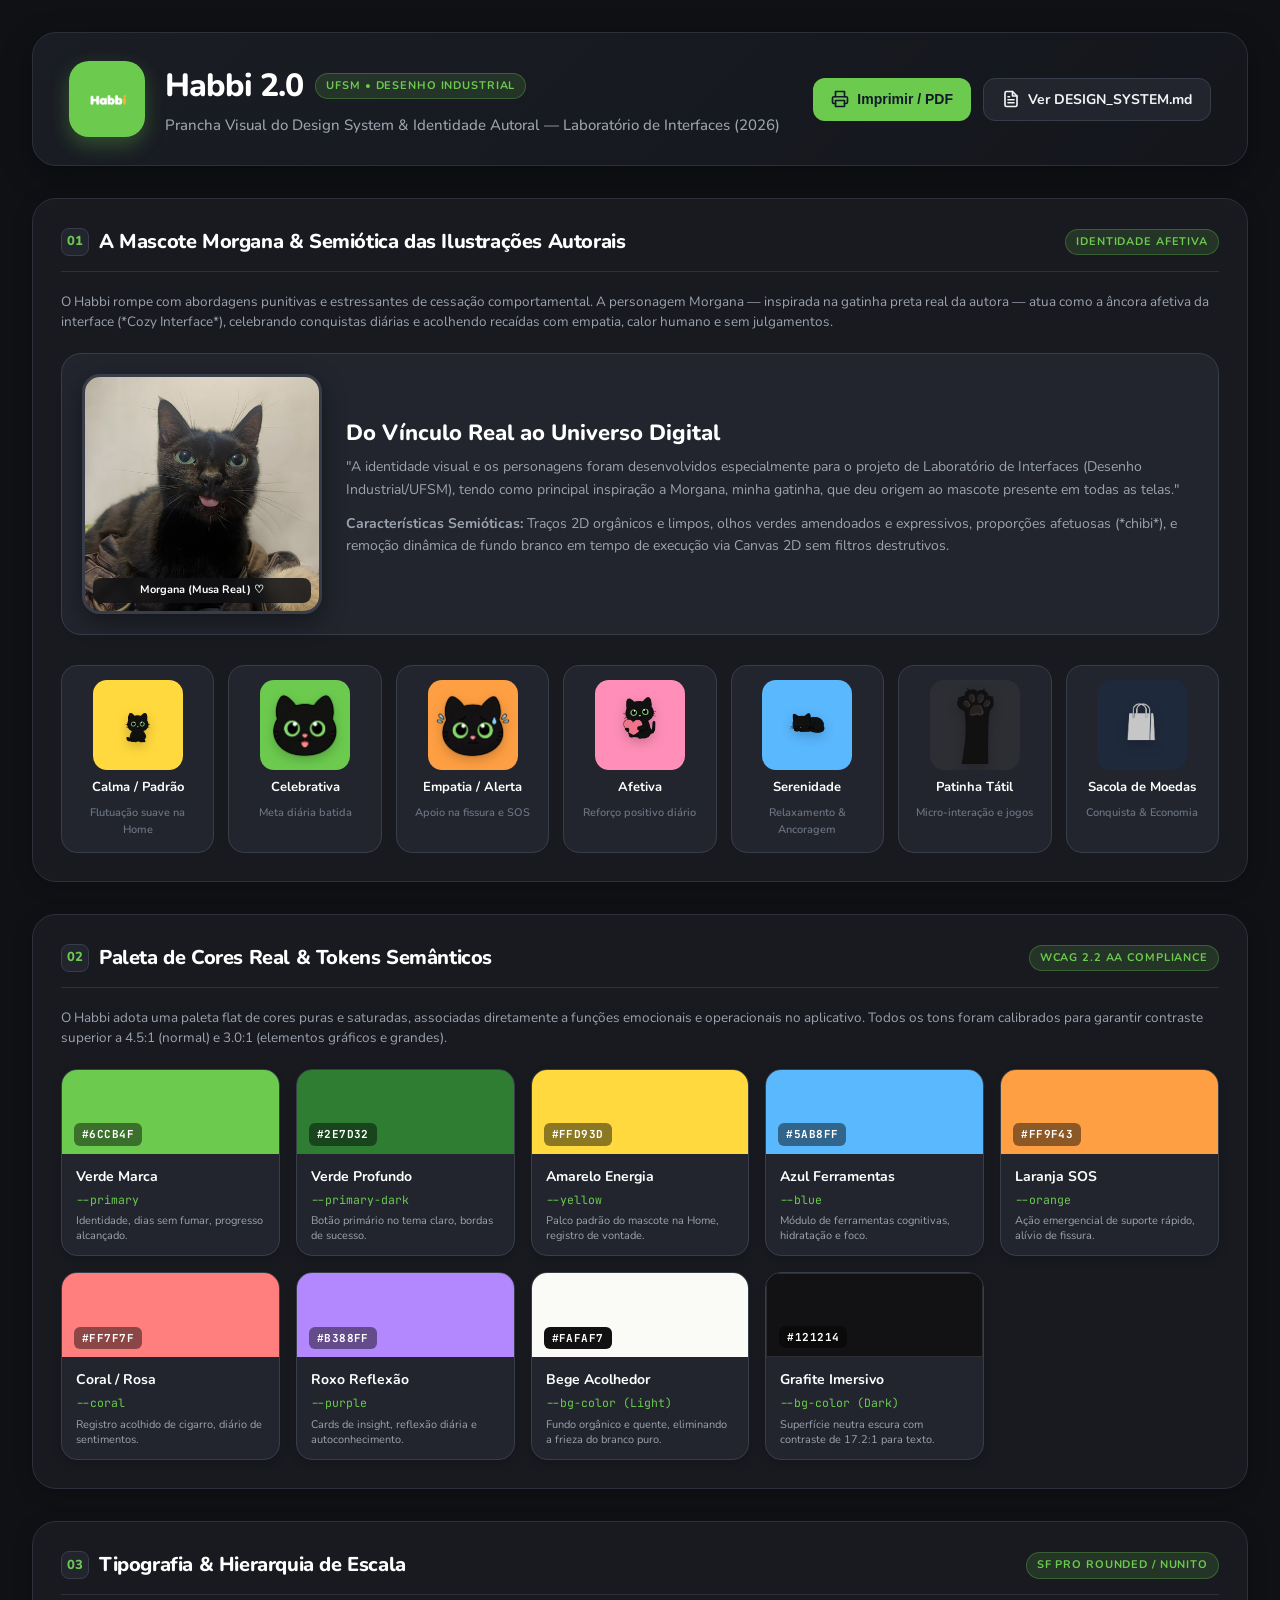
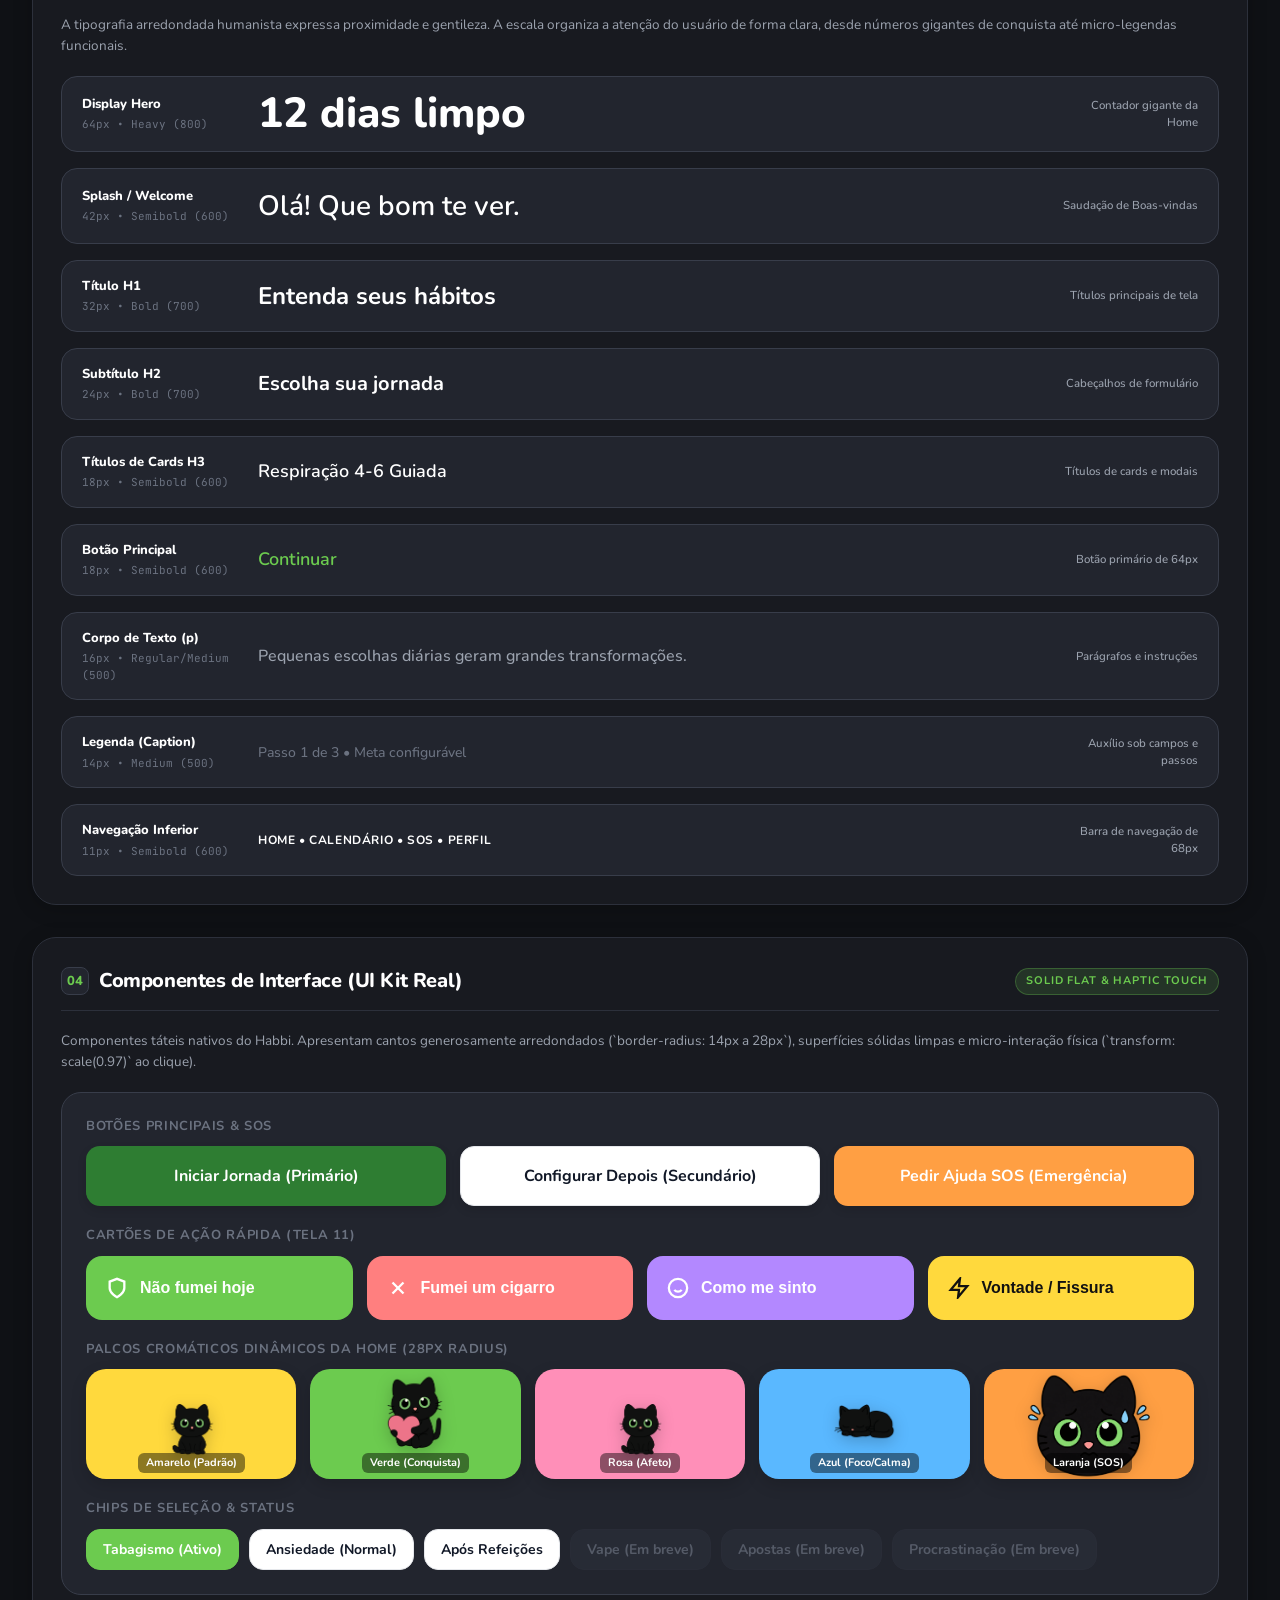
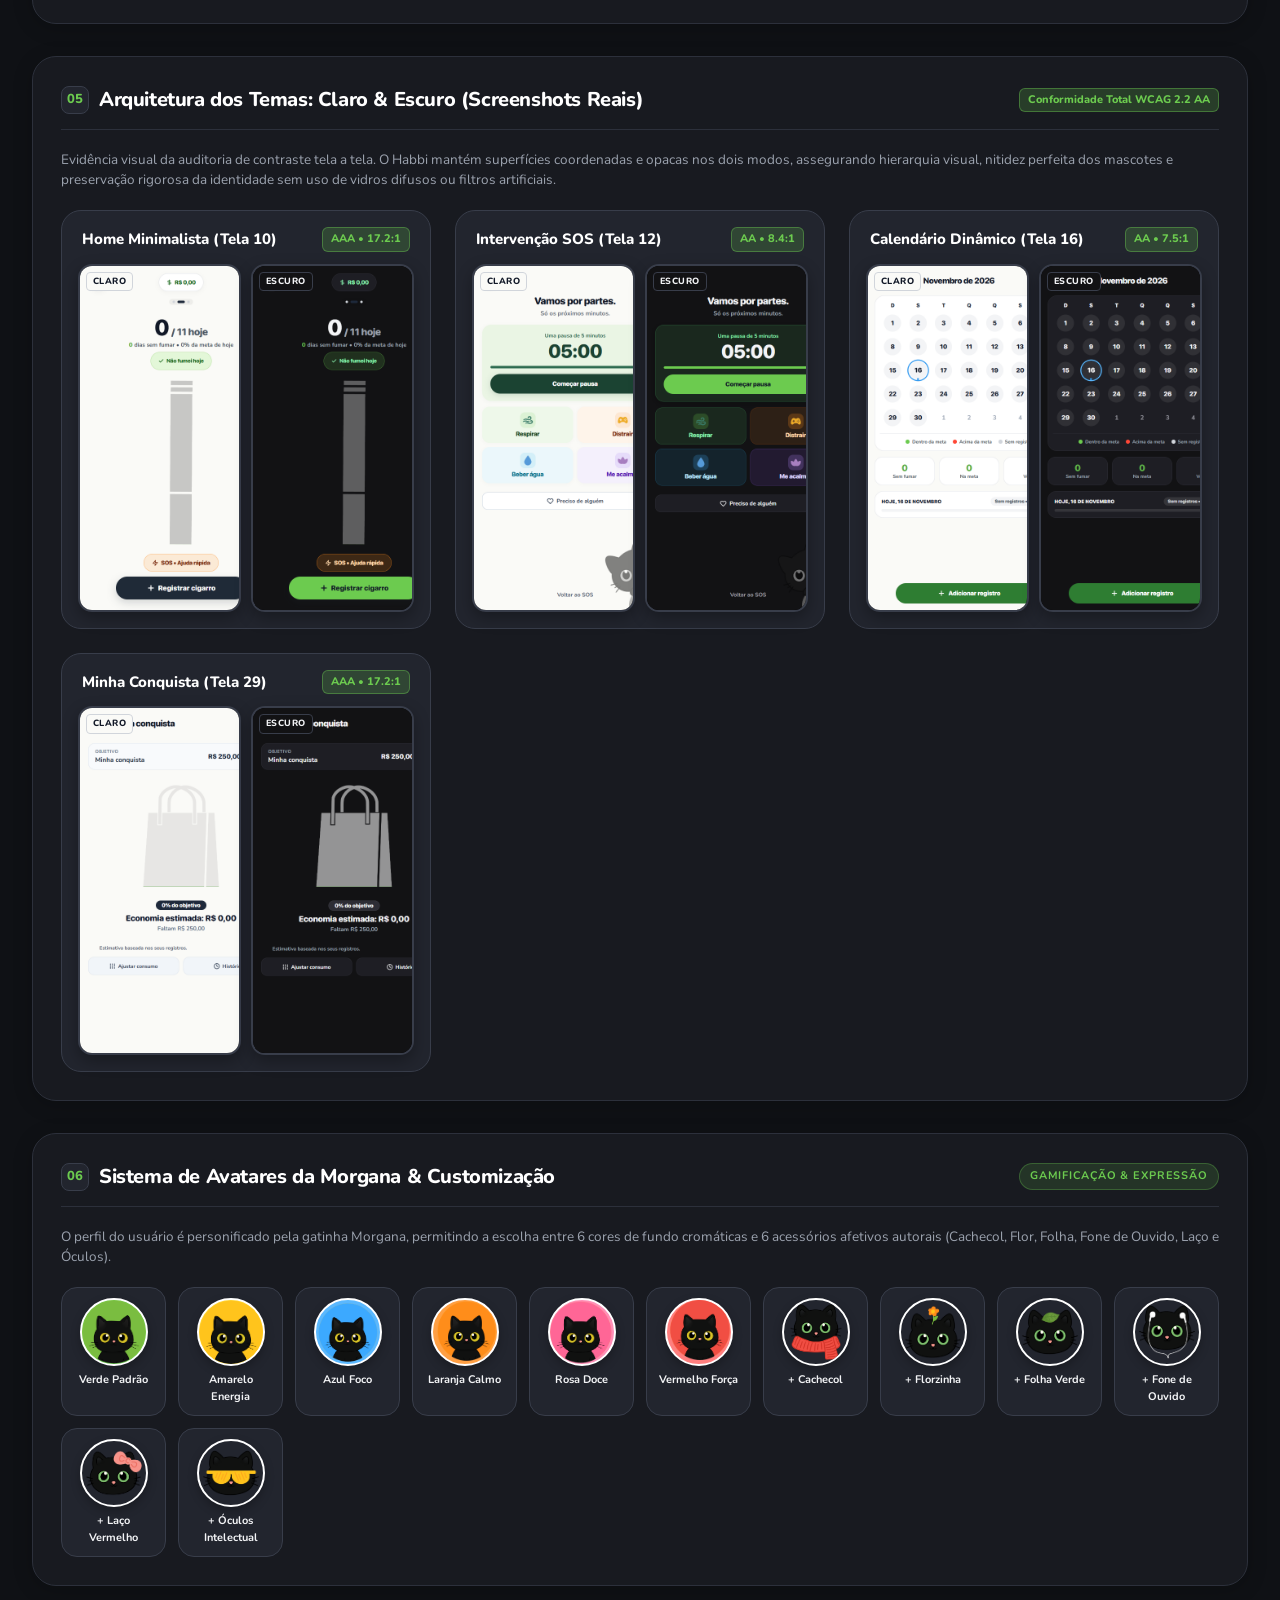
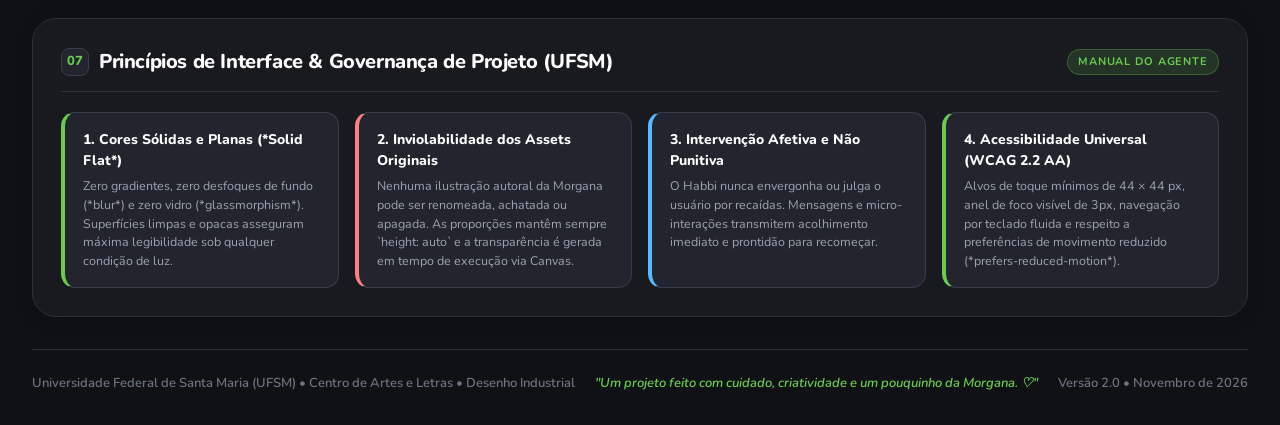
<file: prancha_design_system.html>
<!DOCTYPE html>
<html lang="pt-BR">
<head>
  <meta charset="UTF-8">
  <meta name="viewport" content="width=device-width, initial-scale=1.0">
  <title>Prancha Visual do Design System — Habbi (UFSM)</title>
  <link rel="preconnect" href="https://fonts.googleapis.com">
  <link rel="preconnect" href="https://fonts.gstatic.com" crossorigin>
  <link href="https://fonts.cdnfonts.com/css/sf-pro-rounded" rel="stylesheet">
  <link href="https://fonts.googleapis.com/css2?family=Nunito:wght@400;600;700;800;900&family=JetBrains+Mono:wght@500;700&display=swap" rel="stylesheet">
  <style>
    :root {
      --bg-canvas: #0F1115;
      --card-panel: #181A20;
      --card-inner: #22252E;
      --border-panel: #2C303B;
      --border-subtle: #383D4A;
      --text-main: #F3F4F6;
      --text-sub: #9CA3AF;
      --text-muted: #6B7280;

      /* Habbi Real Colors */
      --habbi-primary: #6CCB4F;
      --habbi-primary-dark: #2E7D32;
      --habbi-primary-light: #A8E67A;
      --habbi-yellow: #FFD93D;
      --habbi-yellow-dark: #F4C430;
      --habbi-yellow-light: #FFF3A6;
      --habbi-blue: #5AB8FF;
      --habbi-blue-dark: #339AF0;
      --habbi-blue-light: #D8F0FF;
      --habbi-orange: #FF9F43;
      --habbi-orange-dark: #F97316;
      --habbi-orange-light: #FFD7B5;
      --habbi-coral: #FF7F7F;
      --habbi-coral-alert: #DC2626;
      --habbi-purple: #B388FF;
      --habbi-purple-dark: #8B5CF6;
      --habbi-pink: #FF8FB8;
      
      --habbi-light-bg: #FAFAF7;
      --habbi-dark-bg: #121214;

      --font-rounded: 'SF Pro Rounded', 'Nunito', -apple-system, sans-serif;
      --font-mono: 'JetBrains Mono', monospace;
    }

    * {
      box-sizing: border-box;
      margin: 0;
      padding: 0;
    }

    body {
      background-color: var(--bg-canvas);
      color: var(--text-main);
      font-family: var(--font-rounded);
      line-height: 1.5;
      padding: 32px;
      -webkit-font-smoothing: antialiased;
    }

    /* Print Setup for A3 / Presentation */
    @media print {
      body {
        background-color: #FFFFFF !important;
        color: #111827 !important;
        padding: 0 !important;
      }
      .no-print {
        display: none !important;
      }
      .board-sheet {
        box-shadow: none !important;
        border: none !important;
        max-width: 100% !important;
        padding: 16px !important;
      }
    }

    .board-container {
      max-width: 1440px;
      margin: 0 auto;
      display: flex;
      flex-direction: column;
      gap: 32px;
    }

    /* Header Bar with Academic Info & Actions */
    .board-header {
      background: linear-gradient(135deg, #1A1D24 0%, #14161C 100%);
      border: 1px solid var(--border-panel);
      border-radius: 24px;
      padding: 28px 36px;
      display: flex;
      justify-content: space-between;
      align-items: center;
      flex-wrap: wrap;
      gap: 20px;
      box-shadow: 0 10px 30px rgba(0, 0, 0, 0.35);
    }

    .header-info-group {
      display: flex;
      align-items: center;
      gap: 20px;
    }

    .header-logo-box {
      width: 76px;
      height: 76px;
      background-color: var(--habbi-primary);
      border-radius: 20px;
      display: flex;
      align-items: center;
      justify-content: center;
      box-shadow: 0 8px 20px rgba(108, 203, 79, 0.3);
      flex-shrink: 0;
    }

    .header-logo-box img {
      width: 58px;
      height: auto;
      display: block;
    }

    .header-titles h1 {
      font-size: 32px;
      font-weight: 800;
      letter-spacing: -0.03em;
      color: #FFFFFF;
      display: flex;
      align-items: center;
      gap: 12px;
    }

    .badge-academic {
      font-size: 11px;
      font-weight: 700;
      text-transform: uppercase;
      letter-spacing: 0.08em;
      background-color: rgba(108, 203, 79, 0.15);
      color: var(--habbi-primary);
      border: 1px solid rgba(108, 203, 79, 0.3);
      padding: 4px 10px;
      border-radius: 999px;
    }

    .header-titles p {
      font-size: 15px;
      color: var(--text-sub);
      margin-top: 4px;
      font-weight: 500;
    }

    .header-actions {
      display: flex;
      gap: 12px;
    }

    .btn-action {
      background-color: var(--card-inner);
      border: 1px solid var(--border-subtle);
      color: var(--text-main);
      padding: 10px 18px;
      border-radius: 12px;
      font-size: 14px;
      font-weight: 700;
      cursor: pointer;
      display: inline-flex;
      align-items: center;
      gap: 8px;
      text-decoration: none;
      transition: all 0.2s ease;
    }

    .btn-action:hover {
      background-color: var(--habbi-primary);
      color: #111827;
      border-color: var(--habbi-primary);
      transform: translateY(-2px);
    }

    .btn-action.print-btn {
      background-color: var(--habbi-primary);
      color: #111827;
      border: none;
    }

    .btn-action.print-btn:hover {
      background-color: var(--habbi-primary-light);
    }

    /* Grid Layout for Panels */
    .board-grid-2col {
      display: grid;
      grid-template-columns: 1fr 1fr;
      gap: 28px;
    }

    .board-grid-3col {
      display: grid;
      grid-template-columns: repeat(3, 1fr);
      gap: 28px;
    }

    .board-grid-4col {
      display: grid;
      grid-template-columns: repeat(4, 1fr);
      gap: 20px;
    }

    @media (max-width: 1024px) {
      .board-grid-2col, .board-grid-3col, .board-grid-4col {
        grid-template-columns: 1fr;
      }
    }

    /* Section Panel Card */
    .panel {
      background-color: var(--card-panel);
      border: 1px solid var(--border-panel);
      border-radius: 24px;
      padding: 28px;
      box-shadow: 0 4px 20px rgba(0, 0, 0, 0.2);
      display: flex;
      flex-direction: column;
      gap: 20px;
    }

    .panel-header {
      display: flex;
      align-items: center;
      justify-content: space-between;
      border-bottom: 1px solid var(--border-panel);
      padding-bottom: 14px;
    }

    .panel-title {
      font-size: 20px;
      font-weight: 800;
      letter-spacing: -0.02em;
      color: #FFFFFF;
      display: flex;
      align-items: center;
      gap: 10px;
    }

    .panel-num {
      width: 28px;
      height: 28px;
      background-color: var(--card-inner);
      border: 1px solid var(--border-subtle);
      border-radius: 8px;
      display: flex;
      align-items: center;
      justify-content: center;
      font-size: 13px;
      font-weight: 800;
      color: var(--habbi-primary);
    }

    .panel-desc {
      font-size: 13.5px;
      color: var(--text-sub);
      line-height: 1.5;
    }

    /* ==========================================================================
       SECTION 1: MORGANA & ILUSTRAÇÕES
       ========================================================================== */
    .morgana-hero {
      display: grid;
      grid-template-columns: 240px 1fr;
      gap: 24px;
      background-color: var(--card-inner);
      border: 1px solid var(--border-subtle);
      border-radius: 20px;
      padding: 20px;
      align-items: center;
    }

    @media (max-width: 768px) {
      .morgana-hero {
        grid-template-columns: 1fr;
      }
    }

    .morgana-photo-frame {
      position: relative;
      width: 100%;
      aspect-ratio: 1;
      border-radius: 18px;
      overflow: hidden;
      border: 3px solid var(--border-subtle);
      box-shadow: 0 8px 24px rgba(0, 0, 0, 0.4);
    }

    .morgana-photo-frame img {
      width: 100%;
      height: 100%;
      object-fit: cover;
      display: block;
    }

    .morgana-photo-label {
      position: absolute;
      bottom: 8px;
      left: 8px;
      right: 8px;
      background: rgba(18, 18, 20, 0.85);
      backdrop-filter: blur(4px);
      padding: 4px 8px;
      border-radius: 8px;
      font-size: 11px;
      font-weight: 700;
      text-align: center;
      color: #FFFFFF;
    }

    .morgana-hero-text h3 {
      font-size: 22px;
      font-weight: 800;
      color: #FFFFFF;
      margin-bottom: 6px;
    }

    .morgana-hero-text p {
      font-size: 14px;
      color: var(--text-sub);
      line-height: 1.6;
      margin-bottom: 12px;
    }

    .morgana-expressions-grid {
      display: grid;
      grid-template-columns: repeat(auto-fit, minmax(130px, 1fr));
      gap: 14px;
      margin-top: 10px;
    }

    .mascot-card {
      background-color: var(--card-inner);
      border: 1.5px solid var(--border-subtle);
      border-radius: 16px;
      padding: 14px;
      display: flex;
      flex-direction: column;
      align-items: center;
      text-align: center;
      gap: 8px;
      transition: transform 0.2s ease;
    }

    .mascot-card:hover {
      transform: translateY(-4px);
      border-color: var(--habbi-primary);
    }

    .mascot-thumb-stage {
      width: 90px;
      height: 90px;
      border-radius: 14px;
      display: flex;
      align-items: center;
      justify-content: center;
      overflow: hidden;
      padding: 6px;
    }

    .mascot-thumb-stage img {
      max-width: 100%;
      max-height: 100%;
      object-fit: contain;
      filter: drop-shadow(0 4px 6px rgba(0, 0, 0, 0.2));
    }

    .mascot-name {
      font-size: 13px;
      font-weight: 700;
      color: #FFFFFF;
    }

    .mascot-role {
      font-size: 11px;
      color: var(--text-muted);
      font-weight: 600;
    }

    /* ==========================================================================
       SECTION 2: PALETA DE CORES (SWATCHES)
       ========================================================================== */
    .color-swatches-grid {
      display: grid;
      grid-template-columns: repeat(auto-fill, minmax(180px, 1fr));
      gap: 16px;
    }

    .color-swatch-card {
      background-color: var(--card-inner);
      border: 1px solid var(--border-subtle);
      border-radius: 16px;
      overflow: hidden;
      display: flex;
      flex-direction: column;
      box-shadow: 0 4px 10px rgba(0, 0, 0, 0.15);
    }

    .swatch-color-box {
      height: 84px;
      width: 100%;
      display: flex;
      align-items: flex-end;
      padding: 8px 12px;
    }

    .swatch-pill-hex {
      font-family: var(--font-mono);
      font-size: 11px;
      font-weight: 700;
      padding: 3px 8px;
      border-radius: 6px;
      background: rgba(0, 0, 0, 0.45);
      color: #FFFFFF;
      letter-spacing: 0.04em;
    }

    .swatch-details {
      padding: 12px 14px;
      display: flex;
      flex-direction: column;
      gap: 4px;
    }

    .swatch-name {
      font-size: 14px;
      font-weight: 700;
      color: #FFFFFF;
    }

    .swatch-token {
      font-family: var(--font-mono);
      font-size: 11.5px;
      color: var(--habbi-primary);
    }

    .swatch-role {
      font-size: 11px;
      color: var(--text-sub);
      line-height: 1.35;
      margin-top: 2px;
    }

    /* ==========================================================================
       SECTION 3: TIPOGRAFIA
       ========================================================================== */
    .type-specimens-list {
      display: flex;
      flex-direction: column;
      gap: 16px;
    }

    .type-row {
      background-color: var(--card-inner);
      border: 1px solid var(--border-subtle);
      border-radius: 16px;
      padding: 16px 20px;
      display: grid;
      grid-template-columns: 160px 1fr 140px;
      align-items: center;
      gap: 16px;
    }

    @media (max-width: 768px) {
      .type-row {
        grid-template-columns: 1fr;
      }
    }

    .type-meta {
      display: flex;
      flex-direction: column;
      gap: 2px;
    }

    .type-level-name {
      font-size: 13px;
      font-weight: 800;
      color: #FFFFFF;
    }

    .type-specs {
      font-family: var(--font-mono);
      font-size: 11px;
      color: var(--text-muted);
    }

    .type-sample {
      color: #FFFFFF;
      overflow: hidden;
      text-overflow: ellipsis;
      white-space: nowrap;
    }

    .type-usage {
      font-size: 11.5px;
      color: var(--text-sub);
      text-align: right;
      font-weight: 500;
    }

    @media (max-width: 768px) {
      .type-usage {
        text-align: left;
      }
    }

    /* ==========================================================================
       SECTION 4: COMPONENTES DE INTERFACE (UI KIT REAL)
       ========================================================================== */
    .ui-showcase-box {
      background-color: var(--card-inner);
      border: 1px solid var(--border-subtle);
      border-radius: 20px;
      padding: 24px;
      display: flex;
      flex-direction: column;
      gap: 20px;
    }

    .ui-buttons-row {
      display: grid;
      grid-template-columns: repeat(auto-fit, minmax(200px, 1fr));
      gap: 14px;
    }

    /* Exact replica of Habbi buttons */
    .specimen-btn {
      display: inline-flex;
      align-items: center;
      justify-content: center;
      height: 60px;
      padding: 0 24px;
      border-radius: 14px;
      font-family: var(--font-rounded);
      font-size: 16px;
      font-weight: 700;
      cursor: pointer;
      border: none;
      transition: all 0.15s ease;
      user-select: none;
      box-shadow: 0 4px 10px rgba(0, 0, 0, 0.12);
    }

    .specimen-btn:active {
      transform: scale(0.97);
    }

    .btn-green-specimen {
      background-color: var(--habbi-primary-dark);
      color: #FFFFFF;
    }

    .btn-white-specimen {
      background-color: #FFFFFF;
      color: #111827;
      border: 1px solid #E5E7EB;
    }

    .btn-sos-specimen {
      background-color: var(--habbi-orange);
      color: #FFFFFF;
    }

    .btn-quick-specimen {
      display: flex;
      align-items: center;
      gap: 12px;
      height: 64px;
      padding: 0 20px;
      border-radius: 16px;
      color: #FFFFFF;
      font-weight: 700;
      font-size: 16px;
      border: none;
      cursor: pointer;
    }

    /* Palcos do Mascote na Home */
    .stage-row {
      display: grid;
      grid-template-columns: repeat(auto-fit, minmax(140px, 1fr));
      gap: 14px;
    }

    .stage-color-card {
      height: 110px;
      border-radius: 20px;
      position: relative;
      display: flex;
      align-items: center;
      justify-content: center;
      overflow: hidden;
      box-shadow: 0 6px 16px rgba(0, 0, 0, 0.15);
    }

    .stage-color-card img {
      height: 120%;
      width: auto;
      object-fit: contain;
      pointer-events: none;
      filter: drop-shadow(0 4px 8px rgba(0,0,0,0.2));
    }

    .stage-color-label {
      position: absolute;
      bottom: 6px;
      background: rgba(0, 0, 0, 0.45);
      padding: 2px 8px;
      border-radius: 6px;
      font-size: 11px;
      font-weight: 700;
      color: #FFFFFF;
    }

    /* Chips */
    .chips-specimen-group {
      display: flex;
      flex-wrap: wrap;
      gap: 10px;
    }

    .chip-specimen {
      background-color: #FFFFFF;
      border: 1.5px solid #E5E7EB;
      padding: 9px 16px;
      border-radius: 14px;
      font-size: 14px;
      font-weight: 700;
      color: #111827;
    }

    .chip-specimen.selected {
      background-color: var(--habbi-primary);
      border-color: var(--habbi-primary);
      color: #FFFFFF;
    }

    .chip-specimen.locked {
      background-color: #2A2E39;
      border-color: var(--border-panel);
      color: var(--text-muted);
      opacity: 0.7;
    }

    /* ==========================================================================
       SECTION 5: COMPARATIVO CLARO VS ESCURO (SCREENSHOTS REAIS)
       ========================================================================== */
    .theme-comparison-container {
      display: grid;
      grid-template-columns: repeat(auto-fit, minmax(280px, 1fr));
      gap: 24px;
    }

    .theme-specimen-card {
      background-color: var(--card-inner);
      border: 1px solid var(--border-subtle);
      border-radius: 20px;
      padding: 16px;
      display: flex;
      flex-direction: column;
      gap: 12px;
    }

    .theme-specimen-header {
      display: flex;
      justify-content: space-between;
      align-items: center;
      padding: 0 4px;
    }

    .theme-screen-name {
      font-size: 15px;
      font-weight: 800;
      color: #FFFFFF;
    }

    .badge-wcag {
      background-color: rgba(108, 203, 79, 0.2);
      color: var(--habbi-primary);
      font-size: 11px;
      font-weight: 800;
      padding: 3px 8px;
      border-radius: 6px;
      border: 1px solid rgba(108, 203, 79, 0.4);
    }

    .theme-pair-frames {
      display: grid;
      grid-template-columns: 1fr 1fr;
      gap: 10px;
    }

    .screen-device-mockup {
      border-radius: 14px;
      overflow: hidden;
      border: 2px solid var(--border-subtle);
      box-shadow: 0 6px 16px rgba(0, 0, 0, 0.3);
      position: relative;
      background-color: #000;
    }

    .screen-device-mockup img {
      width: 100%;
      height: auto;
      display: block;
    }

    .screen-tag-mode {
      position: absolute;
      top: 6px;
      left: 6px;
      padding: 2px 6px;
      border-radius: 4px;
      font-size: 9px;
      font-weight: 800;
      text-transform: uppercase;
      letter-spacing: 0.05em;
    }

    .tag-light {
      background: #FAFAF7;
      color: #111827;
      border: 1px solid #D1D5DB;
    }

    .tag-dark {
      background: #121214;
      color: #F3F4F6;
      border: 1px solid #383D4A;
    }

    /* ==========================================================================
       SECTION 6: AVATARES DA MORGANA (SISTEMA DE PERSONALIZAÇÃO)
       ========================================================================== */
    .avatar-matrix-grid {
      display: grid;
      grid-template-columns: repeat(auto-fit, minmax(100px, 1fr));
      gap: 12px;
    }

    .avatar-specimen-item {
      background-color: var(--card-inner);
      border: 1px solid var(--border-subtle);
      border-radius: 16px;
      padding: 10px;
      display: flex;
      flex-direction: column;
      align-items: center;
      gap: 6px;
      text-align: center;
    }

    .avatar-circle {
      width: 68px;
      height: 68px;
      border-radius: 50%;
      overflow: hidden;
      border: 2.5px solid #FFFFFF;
      box-shadow: 0 4px 10px rgba(0,0,0,0.25);
    }

    .avatar-circle img {
      width: 100%;
      height: 100%;
      object-fit: cover;
      display: block;
    }

    .avatar-label {
      font-size: 11px;
      font-weight: 700;
      color: var(--text-main);
    }

    /* ==========================================================================
       SECTION 7: REGRAS E PRINCÍPIOS FLAT (DESIGN INDUSTRIAL UFSM)
       ========================================================================== */
    .principles-grid {
      display: grid;
      grid-template-columns: repeat(auto-fit, minmax(260px, 1fr));
      gap: 16px;
    }

    .principle-card {
      background-color: var(--card-inner);
      border: 1px solid var(--border-subtle);
      border-left: 4px solid var(--habbi-primary);
      border-radius: 14px;
      padding: 16px 18px;
      display: flex;
      flex-direction: column;
      gap: 6px;
    }

    .principle-card.warning-left {
      border-left-color: var(--habbi-coral);
    }

    .principle-card.blue-left {
      border-left-color: var(--habbi-blue);
    }

    .principle-title {
      font-size: 14px;
      font-weight: 800;
      color: #FFFFFF;
    }

    .principle-desc {
      font-size: 12.5px;
      color: var(--text-sub);
      line-height: 1.5;
    }

    /* Footer */
    .board-footer {
      border-top: 1px solid var(--border-panel);
      padding-top: 24px;
      display: flex;
      justify-content: space-between;
      align-items: center;
      flex-wrap: wrap;
      gap: 16px;
      color: var(--text-muted);
      font-size: 13px;
      font-weight: 600;
    }

    .footer-quote {
      color: var(--habbi-primary);
      font-style: italic;
    }
  </style>
</head>
<body>

<div class="board-container">

  <!-- ==================== HEADER DA PRANCHA ACADÊMICA ==================== -->
  <header class="board-header">
    <div class="header-info-group">
      <div class="header-logo-box">
        <img src="assets/logo_habbi.png" alt="Habbi Logo">
      </div>
      <div class="header-titles">
        <h1>Habbi 2.0 <span class="badge-academic">UFSM • Desenho Industrial</span></h1>
        <p>Prancha Visual do Design System & Identidade Autoral — Laboratório de Interfaces (2026)</p>
      </div>
    </div>
    <div class="header-actions no-print">
      <button type="button" class="btn-action print-btn" onclick="window.print()">
        <svg width="18" height="18" viewBox="0 0 24 24" fill="none" stroke="currentColor" stroke-width="2.2" stroke-linecap="round" stroke-linejoin="round"><polyline points="6 9 6 2 18 2 18 9"/><path d="M6 18H4a2 2 0 0 1-2-2v-5a2 2 0 0 1 2-2h16a2 2 0 0 1 2 2v5a2 2 0 0 1-2 2h-2"/><rect x="6" y="14" width="12" height="8"/></svg>
        Imprimir / PDF
      </button>
      <a href="DESIGN_SYSTEM.md" class="btn-action">
        <svg width="18" height="18" viewBox="0 0 24 24" fill="none" stroke="currentColor" stroke-width="2.2" stroke-linecap="round" stroke-linejoin="round"><path d="M14 2H6a2 2 0 0 0-2 2v16a2 2 0 0 0 2 2h12a2 2 0 0 0 2-2V8z"/><polyline points="14 2 14 8 20 8"/><line x1="16" y1="13" x2="8" y2="13"/><line x1="16" y1="17" x2="8" y2="17"/><polyline points="10 9 9 9 8 9"/></svg>
        Ver DESIGN_SYSTEM.md
      </a>
    </div>
  </header>

  <!-- ==================== SEÇÃO 1: A MASCOTE MORGANA & ILUSTRAÇÕES ==================== -->
  <section class="panel">
    <div class="panel-header">
      <div class="panel-title">
        <span class="panel-num">01</span>
        A Mascote Morgana & Semiótica das Ilustrações Autorais
      </div>
      <span class="badge-academic">Identidade Afetiva</span>
    </div>
    <p class="panel-desc">
      O Habbi rompe com abordagens punitivas e estressantes de cessação comportamental. A personagem Morgana — inspirada na gatinha preta real da autora — atua como a âncora afetiva da interface (*Cozy Interface*), celebrando conquistas diárias e acolhendo recaídas com empatia, calor humano e sem julgamentos.
    </p>

    <!-- Hero com Foto da Musa e Contexto -->
    <div class="morgana-hero">
      <div class="morgana-photo-frame">
        <img src="assets/ilustracoes/morgana.jpg" alt="Morgana Real">
        <div class="morgana-photo-label">Morgana (Musa Real) ♡</div>
      </div>
      <div class="morgana-hero-text">
        <h3>Do Vínculo Real ao Universo Digital</h3>
        <p>
          "A identidade visual e os personagens foram desenvolvidos especialmente para o projeto de Laboratório de Interfaces (Desenho Industrial/UFSM), tendo como principal inspiração a Morgana, minha gatinha, que deu origem ao mascote presente em todas as telas."
        </p>
        <p>
          <strong>Características Semióticas:</strong> Traços 2D orgânicos e limpos, olhos verdes amendoados e expressivos, proporções afetuosas (*chibi*), e remoção dinâmica de fundo branco em tempo de execução via Canvas 2D sem filtros destrutivos.
        </p>
      </div>
    </div>

    <!-- Galeria de Expressões da Morgana -->
    <div class="morgana-expressions-grid">
      <div class="mascot-card">
        <div class="mascot-thumb-stage" style="background-color: var(--habbi-yellow);">
          <img src="assets/ilustracoes/gato pose normal padrao.png" alt="Morgana Calma">
        </div>
        <div class="mascot-name">Calma / Padrão</div>
        <div class="mascot-role">Flutuação suave na Home</div>
      </div>
      <div class="mascot-card">
        <div class="mascot-thumb-stage" style="background-color: var(--habbi-primary);">
          <img src="assets/ilustracoes/Cabeça de Gato Preto com Olhos Verdes feliz.png" alt="Morgana Feliz">
        </div>
        <div class="mascot-name">Celebrativa</div>
        <div class="mascot-role">Meta diária batida</div>
      </div>
      <div class="mascot-card">
        <div class="mascot-thumb-stage" style="background-color: var(--habbi-orange);">
          <img src="assets/ilustracoes/Gato Preto Ansioso com Gotas Azuis.png" alt="Morgana Ansiosa">
        </div>
        <div class="mascot-name">Empatia / Alerta</div>
        <div class="mascot-role">Apoio na fissura e SOS</div>
      </div>
      <div class="mascot-card">
        <div class="mascot-thumb-stage" style="background-color: var(--habbi-pink);">
          <img src="assets/ilustracoes/gato segurando coração.png" alt="Morgana com Coração">
        </div>
        <div class="mascot-name">Afetiva</div>
        <div class="mascot-role">Reforço positivo diário</div>
      </div>
      <div class="mascot-card">
        <div class="mascot-thumb-stage" style="background-color: var(--habbi-blue);">
          <img src="assets/ilustracoes/gato dormindo.png" alt="Morgana Dormindo">
        </div>
        <div class="mascot-name">Serenidade</div>
        <div class="mascot-role">Relaxamento & Ancoragem</div>
      </div>
      <div class="mascot-card">
        <div class="mascot-thumb-stage" style="background-color: #2D2D34;">
          <img src="assets/ilustracoes/pata pra cima.png" alt="Pata Interativa">
        </div>
        <div class="mascot-name">Patinha Tátil</div>
        <div class="mascot-role">Micro-interação e jogos</div>
      </div>
      <div class="mascot-card">
        <div class="mascot-thumb-stage" style="background-color: #1E293B;">
          <img src="assets/ilustracoes/sacola_Prancheta 1.png" alt="Sacola de Economia">
        </div>
        <div class="mascot-name">Sacola de Moedas</div>
        <div class="mascot-role">Conquista & Economia</div>
      </div>
    </div>
  </section>

  <!-- ==================== SEÇÃO 2: PALETA DE CORES REAL & TOKENS ==================== -->
  <section class="panel">
    <div class="panel-header">
      <div class="panel-title">
        <span class="panel-num">02</span>
        Paleta de Cores Real & Tokens Semânticos
      </div>
      <span class="badge-academic">WCAG 2.2 AA Compliance</span>
    </div>
    <p class="panel-desc">
      O Habbi adota uma paleta flat de cores puras e saturadas, associadas diretamente a funções emocionais e operacionais no aplicativo. Todos os tons foram calibrados para garantir contraste superior a 4.5:1 (normal) e 3.0:1 (elementos gráficos e grandes).
    </p>

    <div class="color-swatches-grid">
      <!-- Verde Marca -->
      <div class="color-swatch-card">
        <div class="swatch-color-box" style="background-color: #6CCB4F;">
          <span class="swatch-pill-hex">#6CCB4F</span>
        </div>
        <div class="swatch-details">
          <div class="swatch-name">Verde Marca</div>
          <div class="swatch-token">--primary</div>
          <div class="swatch-role">Identidade, dias sem fumar, progresso alcançado.</div>
        </div>
      </div>

      <!-- Verde Escuro -->
      <div class="color-swatch-card">
        <div class="swatch-color-box" style="background-color: #2E7D32;">
          <span class="swatch-pill-hex">#2E7D32</span>
        </div>
        <div class="swatch-details">
          <div class="swatch-name">Verde Profundo</div>
          <div class="swatch-token">--primary-dark</div>
          <div class="swatch-role">Botão primário no tema claro, bordas de sucesso.</div>
        </div>
      </div>

      <!-- Amarelo Energia -->
      <div class="color-swatch-card">
        <div class="swatch-color-box" style="background-color: #FFD93D;">
          <span class="swatch-pill-hex">#FFD93D</span>
        </div>
        <div class="swatch-details">
          <div class="swatch-name">Amarelo Energia</div>
          <div class="swatch-token">--yellow</div>
          <div class="swatch-role">Palco padrão do mascote na Home, registro de vontade.</div>
        </div>
      </div>

      <!-- Azul Ferramentas -->
      <div class="color-swatch-card">
        <div class="swatch-color-box" style="background-color: #5AB8FF;">
          <span class="swatch-pill-hex">#5AB8FF</span>
        </div>
        <div class="swatch-details">
          <div class="swatch-name">Azul Ferramentas</div>
          <div class="swatch-token">--blue</div>
          <div class="swatch-role">Módulo de ferramentas cognitivas, hidratação e foco.</div>
        </div>
      </div>

      <!-- Laranja SOS -->
      <div class="color-swatch-card">
        <div class="swatch-color-box" style="background-color: #FF9F43;">
          <span class="swatch-pill-hex">#FF9F43</span>
        </div>
        <div class="swatch-details">
          <div class="swatch-name">Laranja SOS</div>
          <div class="swatch-token">--orange</div>
          <div class="swatch-role">Ação emergencial de suporte rápido, alívio de fissura.</div>
        </div>
      </div>

      <!-- Coral Sentimentos -->
      <div class="color-swatch-card">
        <div class="swatch-color-box" style="background-color: #FF7F7F;">
          <span class="swatch-pill-hex">#FF7F7F</span>
        </div>
        <div class="swatch-details">
          <div class="swatch-name">Coral / Rosa</div>
          <div class="swatch-token">--coral</div>
          <div class="swatch-role">Registro acolhido de cigarro, diário de sentimentos.</div>
        </div>
      </div>

      <!-- Roxo Reflexão -->
      <div class="color-swatch-card">
        <div class="swatch-color-box" style="background-color: #B388FF;">
          <span class="swatch-pill-hex">#B388FF</span>
        </div>
        <div class="swatch-details">
          <div class="swatch-name">Roxo Reflexão</div>
          <div class="swatch-token">--purple</div>
          <div class="swatch-role">Cards de insight, reflexão diária e autoconhecimento.</div>
        </div>
      </div>

      <!-- Bege Acolhedor (Light) -->
      <div class="color-swatch-card">
        <div class="swatch-color-box" style="background-color: #FAFAF7;">
          <span class="swatch-pill-hex" style="background:#111;color:#fff;">#FAFAF7</span>
        </div>
        <div class="swatch-details">
          <div class="swatch-name">Bege Acolhedor</div>
          <div class="swatch-token">--bg-color (Light)</div>
          <div class="swatch-role">Fundo orgânico e quente, eliminando a frieza do branco puro.</div>
        </div>
      </div>

      <!-- Grafite Imersivo (Dark) -->
      <div class="color-swatch-card">
        <div class="swatch-color-box" style="background-color: #121214; border: 1px solid #2D2D34;">
          <span class="swatch-pill-hex">#121214</span>
        </div>
        <div class="swatch-details">
          <div class="swatch-name">Grafite Imersivo</div>
          <div class="swatch-token">--bg-color (Dark)</div>
          <div class="swatch-role">Superfície neutra escura com contraste de 17.2:1 para texto.</div>
        </div>
      </div>
    </div>
  </section>

  <!-- ==================== SEÇÃO 3: TIPOGRAFIA & HIERARQUIA ==================== -->
  <section class="panel">
    <div class="panel-header">
      <div class="panel-title">
        <span class="panel-num">03</span>
        Tipografia & Hierarquia de Escala
      </div>
      <span class="badge-academic">SF Pro Rounded / Nunito</span>
    </div>
    <p class="panel-desc">
      A tipografia arredondada humanista expressa proximidade e gentileza. A escala organiza a atenção do usuário de forma clara, desde números gigantes de conquista até micro-legendas funcionais.
    </p>

    <div class="type-specimens-list">
      <div class="type-row">
        <div class="type-meta">
          <div class="type-level-name">Display Hero</div>
          <div class="type-specs">64px • Heavy (800)</div>
        </div>
        <div class="type-sample" style="font-size: 42px; font-weight: 800; line-height: 1;">12 dias limpo</div>
        <div class="type-usage">Contador gigante da Home</div>
      </div>

      <div class="type-row">
        <div class="type-meta">
          <div class="type-level-name">Splash / Welcome</div>
          <div class="type-specs">42px • Semibold (600)</div>
        </div>
        <div class="type-sample" style="font-size: 28px; font-weight: 600;">Olá! Que bom te ver.</div>
        <div class="type-usage">Saudação de Boas-vindas</div>
      </div>

      <div class="type-row">
        <div class="type-meta">
          <div class="type-level-name">Título H1</div>
          <div class="type-specs">32px • Bold (700)</div>
        </div>
        <div class="type-sample" style="font-size: 24px; font-weight: 700;">Entenda seus hábitos</div>
        <div class="type-usage">Títulos principais de tela</div>
      </div>

      <div class="type-row">
        <div class="type-meta">
          <div class="type-level-name">Subtítulo H2</div>
          <div class="type-specs">24px • Bold (700)</div>
        </div>
        <div class="type-sample" style="font-size: 20px; font-weight: 700;">Escolha sua jornada</div>
        <div class="type-usage">Cabeçalhos de formulário</div>
      </div>

      <div class="type-row">
        <div class="type-meta">
          <div class="type-level-name">Títulos de Cards H3</div>
          <div class="type-specs">18px • Semibold (600)</div>
        </div>
        <div class="type-sample" style="font-size: 18px; font-weight: 600;">Respiração 4-6 Guiada</div>
        <div class="type-usage">Títulos de cards e modais</div>
      </div>

      <div class="type-row">
        <div class="type-meta">
          <div class="type-level-name">Botão Principal</div>
          <div class="type-specs">18px • Semibold (600)</div>
        </div>
        <div class="type-sample" style="font-size: 18px; font-weight: 600; color: var(--habbi-primary);">Continuar</div>
        <div class="type-usage">Botão primário de 64px</div>
      </div>

      <div class="type-row">
        <div class="type-meta">
          <div class="type-level-name">Corpo de Texto (p)</div>
          <div class="type-specs">16px • Regular/Medium (500)</div>
        </div>
        <div class="type-sample" style="font-size: 16px; font-weight: 500; color: var(--text-sub);">Pequenas escolhas diárias geram grandes transformações.</div>
        <div class="type-usage">Parágrafos e instruções</div>
      </div>

      <div class="type-row">
        <div class="type-meta">
          <div class="type-level-name">Legenda (Caption)</div>
          <div class="type-specs">14px • Medium (500)</div>
        </div>
        <div class="type-sample" style="font-size: 14px; font-weight: 500; color: var(--text-muted);">Passo 1 de 3 • Meta configurável</div>
        <div class="type-usage">Auxílio sob campos e passos</div>
      </div>

      <div class="type-row">
        <div class="type-meta">
          <div class="type-level-name">Navegação Inferior</div>
          <div class="type-specs">11px • Semibold (600)</div>
        </div>
        <div class="type-sample" style="font-size: 12px; font-weight: 700; text-transform: uppercase; letter-spacing: 0.05em;">Home • Calendário • SOS • Perfil</div>
        <div class="type-usage">Barra de navegação de 68px</div>
      </div>
    </div>
  </section>

  <!-- ==================== SEÇÃO 4: COMPONENTES DE INTERFACE (UI KIT REAL) ==================== -->
  <section class="panel">
    <div class="panel-header">
      <div class="panel-title">
        <span class="panel-num">04</span>
        Componentes de Interface (UI Kit Real)
      </div>
      <span class="badge-academic">Solid Flat & Haptic Touch</span>
    </div>
    <p class="panel-desc">
      Componentes táteis nativos do Habbi. Apresentam cantos generosamente arredondados (`border-radius: 14px a 28px`), superfícies sólidas limpas e micro-interação física (`transform: scale(0.97)` ao clique).
    </p>

    <div class="ui-showcase-box">
      <!-- Fileira de Botões -->
      <div>
        <div style="font-size: 13px; font-weight: 700; color: var(--text-muted); margin-bottom: 10px; text-transform: uppercase; letter-spacing: 0.05em;">Botões Principais & SOS</div>
        <div class="ui-buttons-row">
          <button class="specimen-btn btn-green-specimen">Iniciar Jornada (Primário)</button>
          <button class="specimen-btn btn-white-specimen">Configurar Depois (Secundário)</button>
          <button class="specimen-btn btn-sos-specimen">Pedir Ajuda SOS (Emergência)</button>
        </div>
      </div>

      <!-- Fileira de Registro Rápido (Quick Choice) -->
      <div>
        <div style="font-size: 13px; font-weight: 700; color: var(--text-muted); margin-bottom: 10px; text-transform: uppercase; letter-spacing: 0.05em;">Cartões de Ação Rápida (Tela 11)</div>
        <div class="ui-buttons-row">
          <button class="btn-quick-specimen" style="background-color: var(--habbi-primary);">
            <svg width="22" height="22" viewBox="0 0 24 24" fill="none" stroke="currentColor" stroke-width="2.5"><path d="M12 22s8-4 8-10V5l-8-3-8 3v7c0 6 8 10 8 10z"/></svg>
            Não fumei hoje
          </button>
          <button class="btn-quick-specimen" style="background-color: var(--habbi-coral);">
            <svg width="22" height="22" viewBox="0 0 24 24" fill="none" stroke="currentColor" stroke-width="2.5"><line x1="18" y1="6" x2="6" y2="18"/><line x1="6" y1="6" x2="18" y2="18"/></svg>
            Fumei um cigarro
          </button>
          <button class="btn-quick-specimen" style="background-color: var(--habbi-purple);">
            <svg width="22" height="22" viewBox="0 0 24 24" fill="none" stroke="currentColor" stroke-width="2.5"><circle cx="12" cy="12" r="10"/><path d="M8 14s1.5 2 4 2 4-2 4-2"/></svg>
            Como me sinto
          </button>
          <button class="btn-quick-specimen" style="background-color: var(--habbi-yellow); color: #111;">
            <svg width="22" height="22" viewBox="0 0 24 24" fill="none" stroke="currentColor" stroke-width="2.5"><polygon points="13 2 3 14 12 14 11 22 21 10 12 10 13 2"/></svg>
            Vontade / Fissura
          </button>
        </div>
      </div>

      <!-- Palcos de Cor da Home -->
      <div>
        <div style="font-size: 13px; font-weight: 700; color: var(--text-muted); margin-bottom: 10px; text-transform: uppercase; letter-spacing: 0.05em;">Palcos Cromáticos Dinâmicos da Home (28px radius)</div>
        <div class="stage-row">
          <div class="stage-color-card" style="background-color: var(--habbi-yellow);">
            <img src="assets/ilustracoes/gato pose normal padrao.png" alt="Morgana Amarelo">
            <span class="stage-color-label">Amarelo (Padrão)</span>
          </div>
          <div class="stage-color-card" style="background-color: var(--habbi-primary);">
            <img src="assets/ilustracoes/gato segurando coração.png" alt="Morgana Verde">
            <span class="stage-color-label">Verde (Conquista)</span>
          </div>
          <div class="stage-color-card" style="background-color: var(--habbi-pink);">
            <img src="assets/ilustracoes/gato pose normal padrao.png" alt="Morgana Rosa">
            <span class="stage-color-label">Rosa (Afeto)</span>
          </div>
          <div class="stage-color-card" style="background-color: var(--habbi-blue);">
            <img src="assets/ilustracoes/gato dormindo.png" alt="Morgana Azul">
            <span class="stage-color-label">Azul (Foco/Calma)</span>
          </div>
          <div class="stage-color-card" style="background-color: var(--habbi-orange);">
            <img src="assets/ilustracoes/Gato Preto Ansioso com Gotas Azuis.png" alt="Morgana Laranja">
            <span class="stage-color-label">Laranja (SOS)</span>
          </div>
        </div>
      </div>

      <!-- Chips e Seletores -->
      <div>
        <div style="font-size: 13px; font-weight: 700; color: var(--text-muted); margin-bottom: 10px; text-transform: uppercase; letter-spacing: 0.05em;">Chips de Seleção & Status</div>
        <div class="chips-specimen-group">
          <div class="chip-specimen selected">Tabagismo (Ativo)</div>
          <div class="chip-specimen">Ansiedade (Normal)</div>
          <div class="chip-specimen">Após Refeições</div>
          <div class="chip-specimen locked">Vape (Em breve)</div>
          <div class="chip-specimen locked">Apostas (Em breve)</div>
          <div class="chip-specimen locked">Procrastinação (Em breve)</div>
        </div>
      </div>
    </div>
  </section>

  <!-- ==================== SEÇÃO 5: ARQUITETURA DE TEMAS (CLARO VS. ESCURO) ==================== -->
  <section class="panel">
    <div class="panel-header">
      <div class="panel-title">
        <span class="panel-num">05</span>
        Arquitetura dos Temas: Claro & Escuro (Screenshots Reais)
      </div>
      <span class="badge-wcag">Conformidade Total WCAG 2.2 AA</span>
    </div>
    <p class="panel-desc">
      Evidência visual da auditoria de contraste tela a tela. O Habbi mantém superfícies coordenadas e opacas nos dois modos, assegurando hierarquia visual, nitidez perfeita dos mascotes e preservação rigorosa da identidade sem uso de vidros difusos ou filtros artificiais.
    </p>

    <div class="theme-comparison-container">
      <!-- Pair 1: Home Screen 10 -->
      <div class="theme-specimen-card">
        <div class="theme-specimen-header">
          <span class="theme-screen-name">Home Minimalista (Tela 10)</span>
          <span class="badge-wcag">AAA • 17.2:1</span>
        </div>
        <div class="theme-pair-frames">
          <div class="screen-device-mockup">
            <span class="screen-tag-mode tag-light">Claro</span>
            <img src="assets/prancha/LIGHT_390x844_i14_10_Home.png" alt="Home Claro">
          </div>
          <div class="screen-device-mockup">
            <span class="screen-tag-mode tag-dark">Escuro</span>
            <img src="assets/prancha/DARK_390x844_i14_10_Home.png" alt="Home Escuro">
          </div>
        </div>
      </div>

      <!-- Pair 2: SOS Screen 12 -->
      <div class="theme-specimen-card">
        <div class="theme-specimen-header">
          <span class="theme-screen-name">Intervenção SOS (Tela 12)</span>
          <span class="badge-wcag">AA • 8.4:1</span>
        </div>
        <div class="theme-pair-frames">
          <div class="screen-device-mockup">
            <span class="screen-tag-mode tag-light">Claro</span>
            <img src="assets/prancha/LIGHT_390x844_i14_12_SOS.png" alt="SOS Claro">
          </div>
          <div class="screen-device-mockup">
            <span class="screen-tag-mode tag-dark">Escuro</span>
            <img src="assets/prancha/DARK_390x844_i14_12_SOS.png" alt="SOS Escuro">
          </div>
        </div>
      </div>

      <!-- Pair 3: Calendario Screen 16 -->
      <div class="theme-specimen-card">
        <div class="theme-specimen-header">
          <span class="theme-screen-name">Calendário Dinâmico (Tela 16)</span>
          <span class="badge-wcag">AA • 7.5:1</span>
        </div>
        <div class="theme-pair-frames">
          <div class="screen-device-mockup">
            <span class="screen-tag-mode tag-light">Claro</span>
            <img src="assets/prancha/LIGHT_390x844_i14_16_Calendario.png" alt="Calendario Claro">
          </div>
          <div class="screen-device-mockup">
            <span class="screen-tag-mode tag-dark">Escuro</span>
            <img src="assets/prancha/DARK_390x844_i14_16_Calendario.png" alt="Calendario Escuro">
          </div>
        </div>
      </div>

      <!-- Pair 4: Minha Conquista Screen 29 -->
      <div class="theme-specimen-card">
        <div class="theme-specimen-header">
          <span class="theme-screen-name">Minha Conquista (Tela 29)</span>
          <span class="badge-wcag">AAA • 17.2:1</span>
        </div>
        <div class="theme-pair-frames">
          <div class="screen-device-mockup">
            <span class="screen-tag-mode tag-light">Claro</span>
            <img src="assets/prancha/LIGHT_390x844_i14_29_Conquista_Economia.png" alt="Conquista Claro">
          </div>
          <div class="screen-device-mockup">
            <span class="screen-tag-mode tag-dark">Escuro</span>
            <img src="assets/prancha/DARK_390x844_i14_29_Conquista_Economia.png" alt="Conquista Escuro">
          </div>
        </div>
      </div>
    </div>
  </section>

  <!-- ==================== SEÇÃO 6: SISTEMA DE AVATARES & ACESSÓRIOS ==================== -->
  <section class="panel">
    <div class="panel-header">
      <div class="panel-title">
        <span class="panel-num">06</span>
        Sistema de Avatares da Morgana & Customização
      </div>
      <span class="badge-academic">Gamificação & Expressão</span>
    </div>
    <p class="panel-desc">
      O perfil do usuário é personificado pela gatinha Morgana, permitindo a escolha entre 6 cores de fundo cromáticas e 6 acessórios afetivos autorais (Cachecol, Flor, Folha, Fone de Ouvido, Laço e Óculos).
    </p>

    <div class="avatar-matrix-grid">
      <div class="avatar-specimen-item">
        <div class="avatar-circle" style="background-color: var(--habbi-primary);">
          <img src="assets/avatar_verde.png" alt="Avatar Verde">
        </div>
        <span class="avatar-label">Verde Padrão</span>
      </div>
      <div class="avatar-specimen-item">
        <div class="avatar-circle" style="background-color: var(--habbi-yellow);">
          <img src="assets/avatar_amarelo.png" alt="Avatar Amarelo">
        </div>
        <span class="avatar-label">Amarelo Energia</span>
      </div>
      <div class="avatar-specimen-item">
        <div class="avatar-circle" style="background-color: var(--habbi-blue);">
          <img src="assets/avatar_azul.png" alt="Avatar Azul">
        </div>
        <span class="avatar-label">Azul Foco</span>
      </div>
      <div class="avatar-specimen-item">
        <div class="avatar-circle" style="background-color: var(--habbi-orange);">
          <img src="assets/avatar_laranja.png" alt="Avatar Laranja">
        </div>
        <span class="avatar-label">Laranja Calmo</span>
      </div>
      <div class="avatar-specimen-item">
        <div class="avatar-circle" style="background-color: var(--habbi-pink);">
          <img src="assets/avatar_rosa.png" alt="Avatar Rosa">
        </div>
        <span class="avatar-label">Rosa Doce</span>
      </div>
      <div class="avatar-specimen-item">
        <div class="avatar-circle" style="background-color: var(--habbi-coral);">
          <img src="assets/avatar_vermelho.png" alt="Avatar Vermelho">
        </div>
        <span class="avatar-label">Vermelho Força</span>
      </div>
      <div class="avatar-specimen-item">
        <div class="avatar-circle">
          <img src="assets/avatar_cachecol.png" alt="Cachecol">
        </div>
        <span class="avatar-label">+ Cachecol</span>
      </div>
      <div class="avatar-specimen-item">
        <div class="avatar-circle">
          <img src="assets/avatar_flor.png" alt="Flor">
        </div>
        <span class="avatar-label">+ Florzinha</span>
      </div>
      <div class="avatar-specimen-item">
        <div class="avatar-circle">
          <img src="assets/avatar_folha.png" alt="Folha">
        </div>
        <span class="avatar-label">+ Folha Verde</span>
      </div>
      <div class="avatar-specimen-item">
        <div class="avatar-circle">
          <img src="assets/avatar_fone.png" alt="Fone">
        </div>
        <span class="avatar-label">+ Fone de Ouvido</span>
      </div>
      <div class="avatar-specimen-item">
        <div class="avatar-circle">
          <img src="assets/avatar_laco.png" alt="Laço">
        </div>
        <span class="avatar-label">+ Laço Vermelho</span>
      </div>
      <div class="avatar-specimen-item">
        <div class="avatar-circle">
          <img src="assets/avatar_oculos.png" alt="Óculos">
        </div>
        <span class="avatar-label">+ Óculos Intelectual</span>
      </div>
    </div>
  </section>

  <!-- ==================== SEÇÃO 7: PRINCÍPIOS FLAT INEGOCIÁVEIS ==================== -->
  <section class="panel">
    <div class="panel-header">
      <div class="panel-title">
        <span class="panel-num">07</span>
        Princípios de Interface & Governança de Projeto (UFSM)
      </div>
      <span class="badge-academic">Manual do Agente</span>
    </div>

    <div class="principles-grid">
      <div class="principle-card">
        <div class="principle-title">1. Cores Sólidas e Planas (*Solid Flat*)</div>
        <div class="principle-desc">
          Zero gradientes, zero desfoques de fundo (*blur*) e zero vidro (*glassmorphism*). Superfícies limpas e opacas asseguram máxima legibilidade sob qualquer condição de luz.
        </div>
      </div>

      <div class="principle-card warning-left">
        <div class="principle-title">2. Inviolabilidade dos Assets Originais</div>
        <div class="principle-desc">
          Nenhuma ilustração autoral da Morgana pode ser renomeada, achatada ou apagada. As proporções mantêm sempre `height: auto` e a transparência é gerada em tempo de execução via Canvas.
        </div>
      </div>

      <div class="principle-card blue-left">
        <div class="principle-title">3. Intervenção Afetiva e Não Punitiva</div>
        <div class="principle-desc">
          O Habbi nunca envergonha ou julga o usuário por recaídas. Mensagens e micro-interações transmitem acolhimento imediato e prontidão para recomeçar.
        </div>
      </div>

      <div class="principle-card">
        <div class="principle-title">4. Acessibilidade Universal (WCAG 2.2 AA)</div>
        <div class="principle-desc">
          Alvos de toque mínimos de 44 × 44 px, anel de foco visível de 3px, navegação por teclado fluida e respeito a preferências de movimento reduzido (*prefers-reduced-motion*).
        </div>
      </div>
    </div>
  </section>

  <!-- ==================== RODAPÉ DA PRANCHA ==================== -->
  <footer class="board-footer">
    <div>
      Universidade Federal de Santa Maria (UFSM) • Centro de Artes e Letras • Desenho Industrial
    </div>
    <div class="footer-quote">
      "Um projeto feito com cuidado, criatividade e um pouquinho da Morgana. ♡"
    </div>
    <div>
      Versão 2.0 • Novembro de 2026
    </div>
  </footer>

</div>

</body>
</html>
</file>
